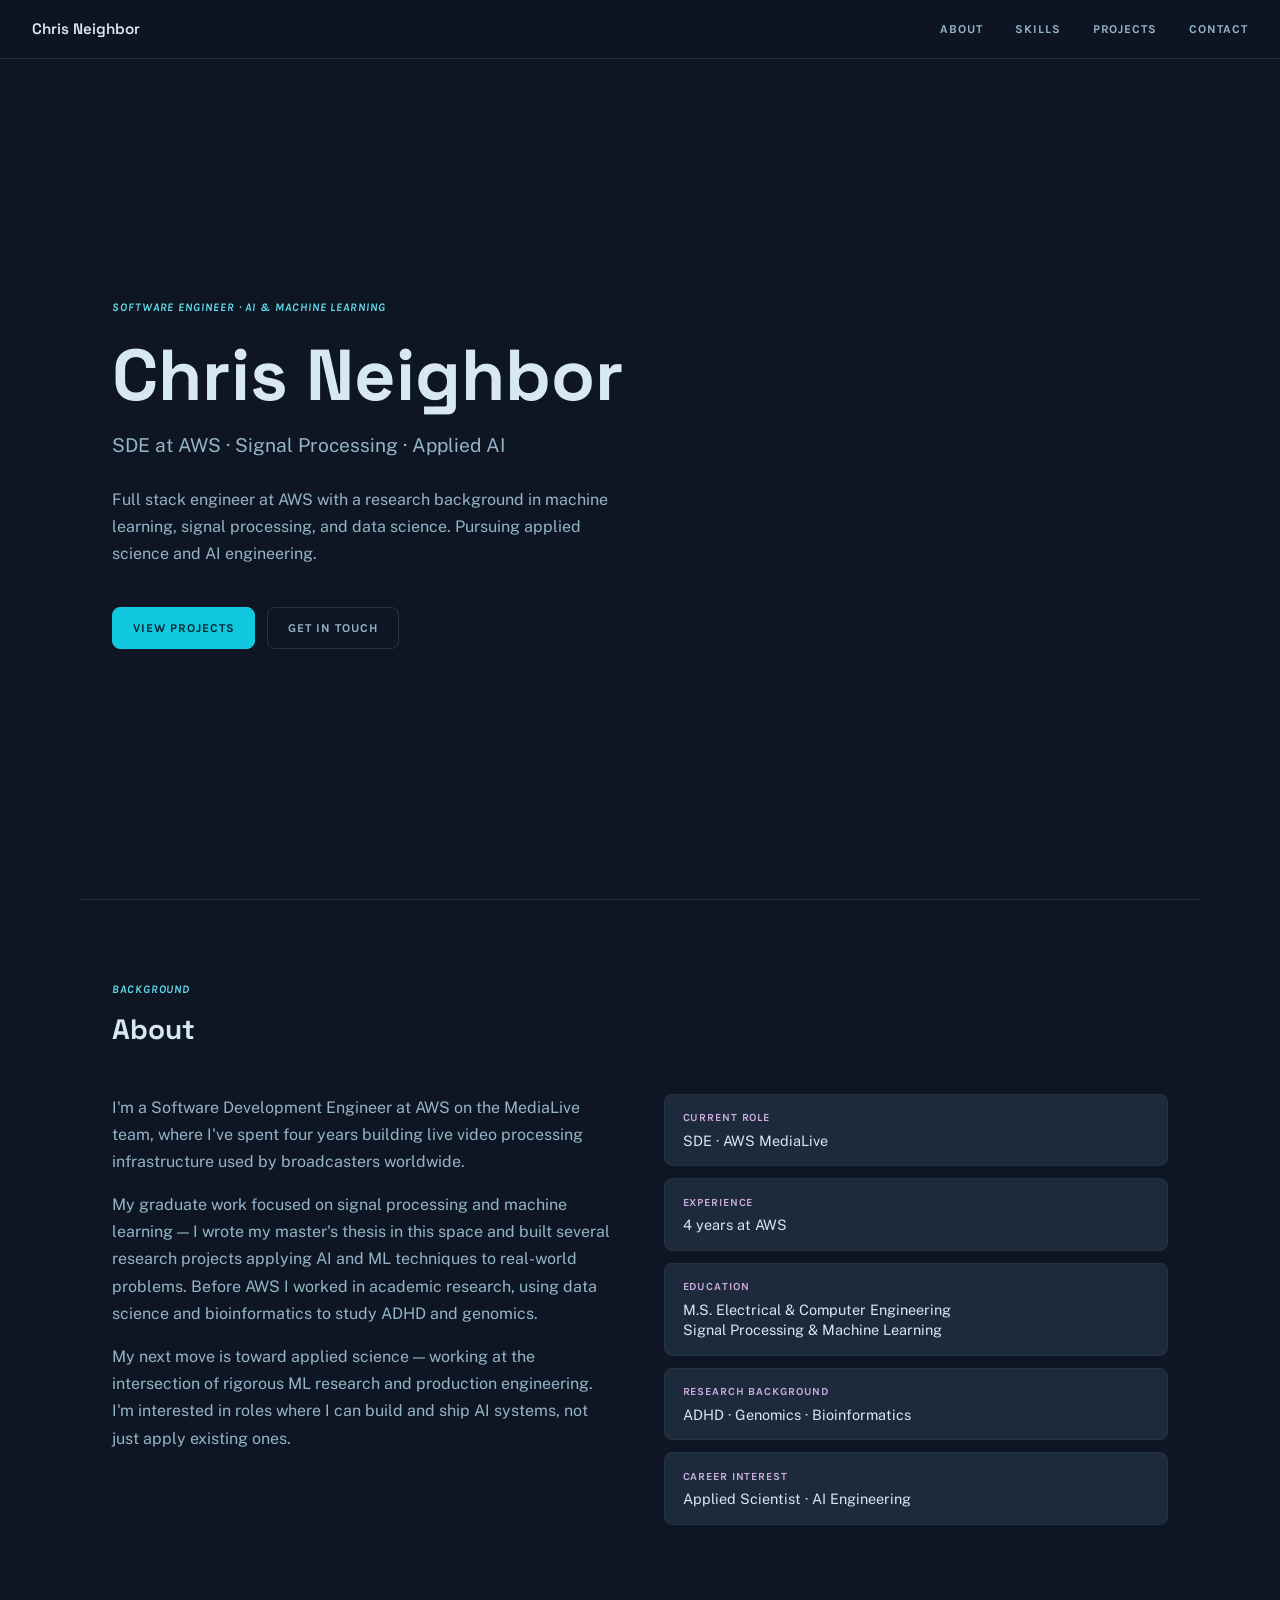
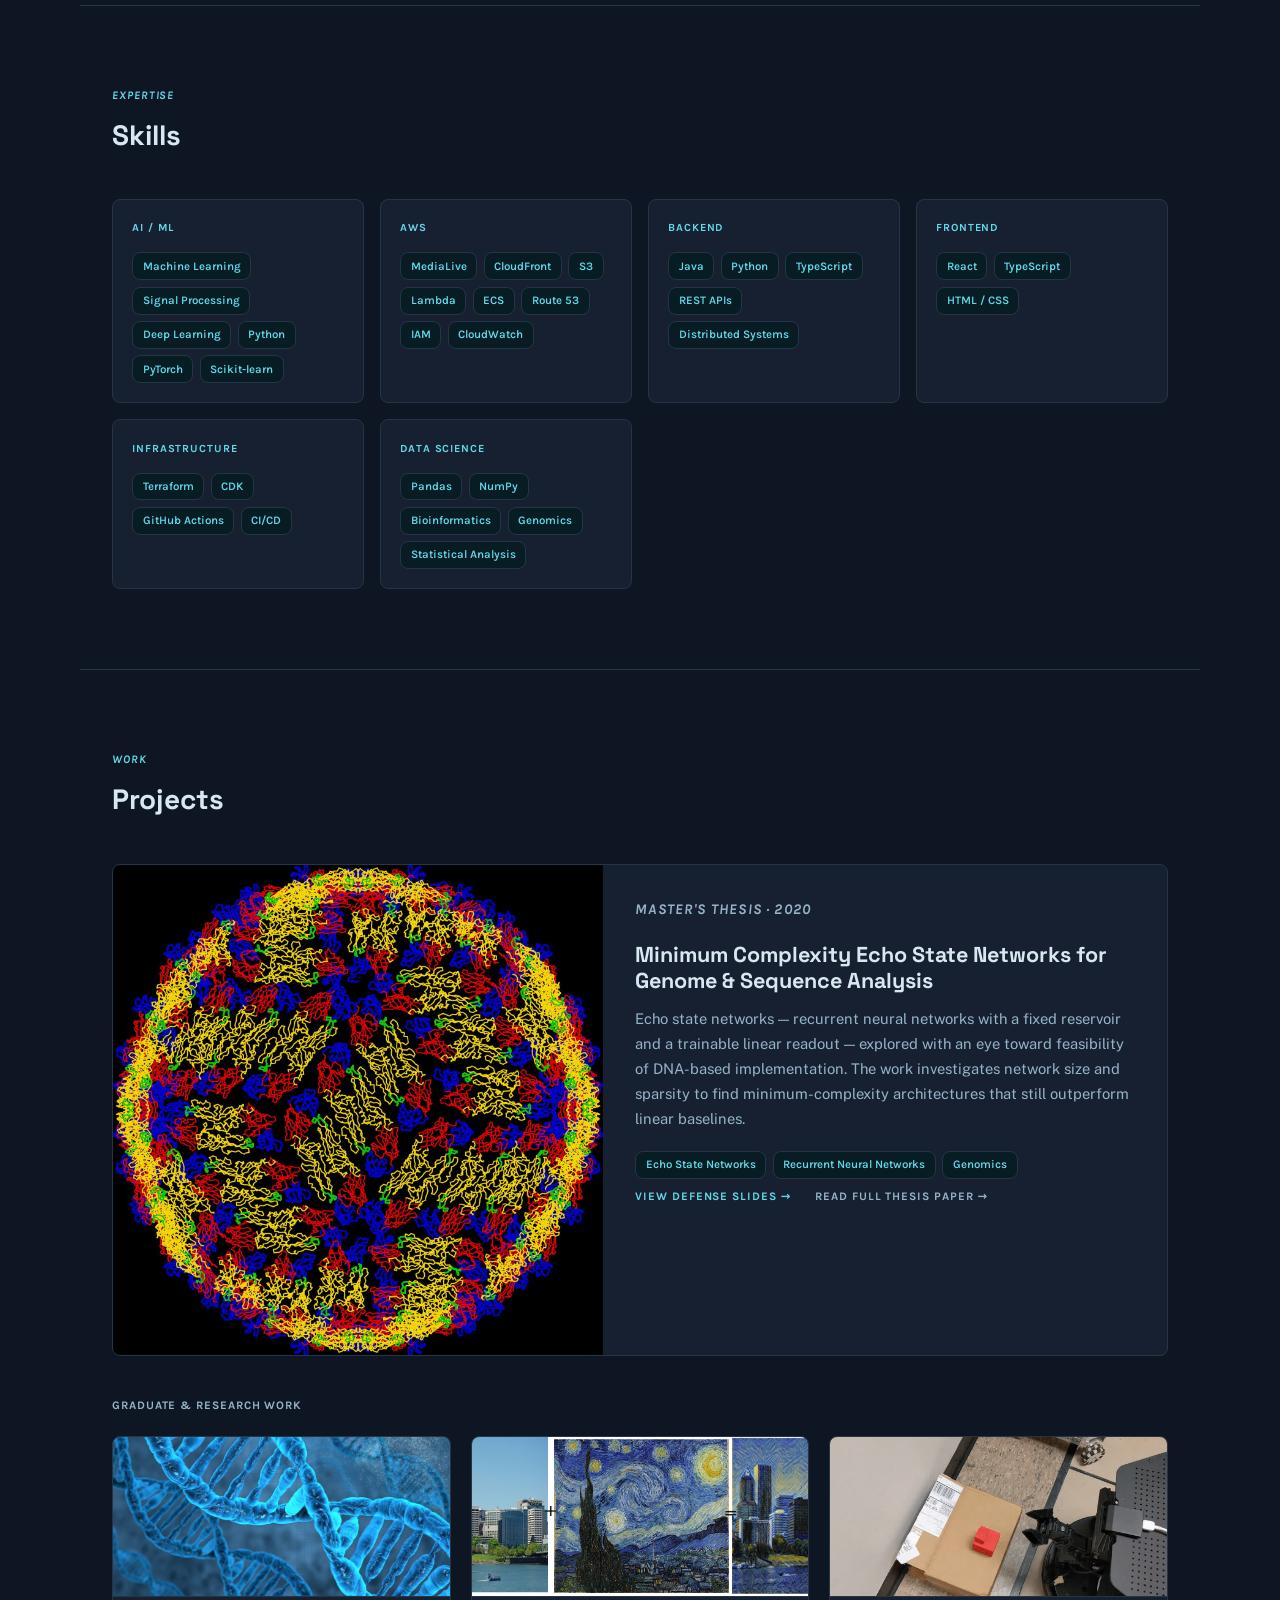
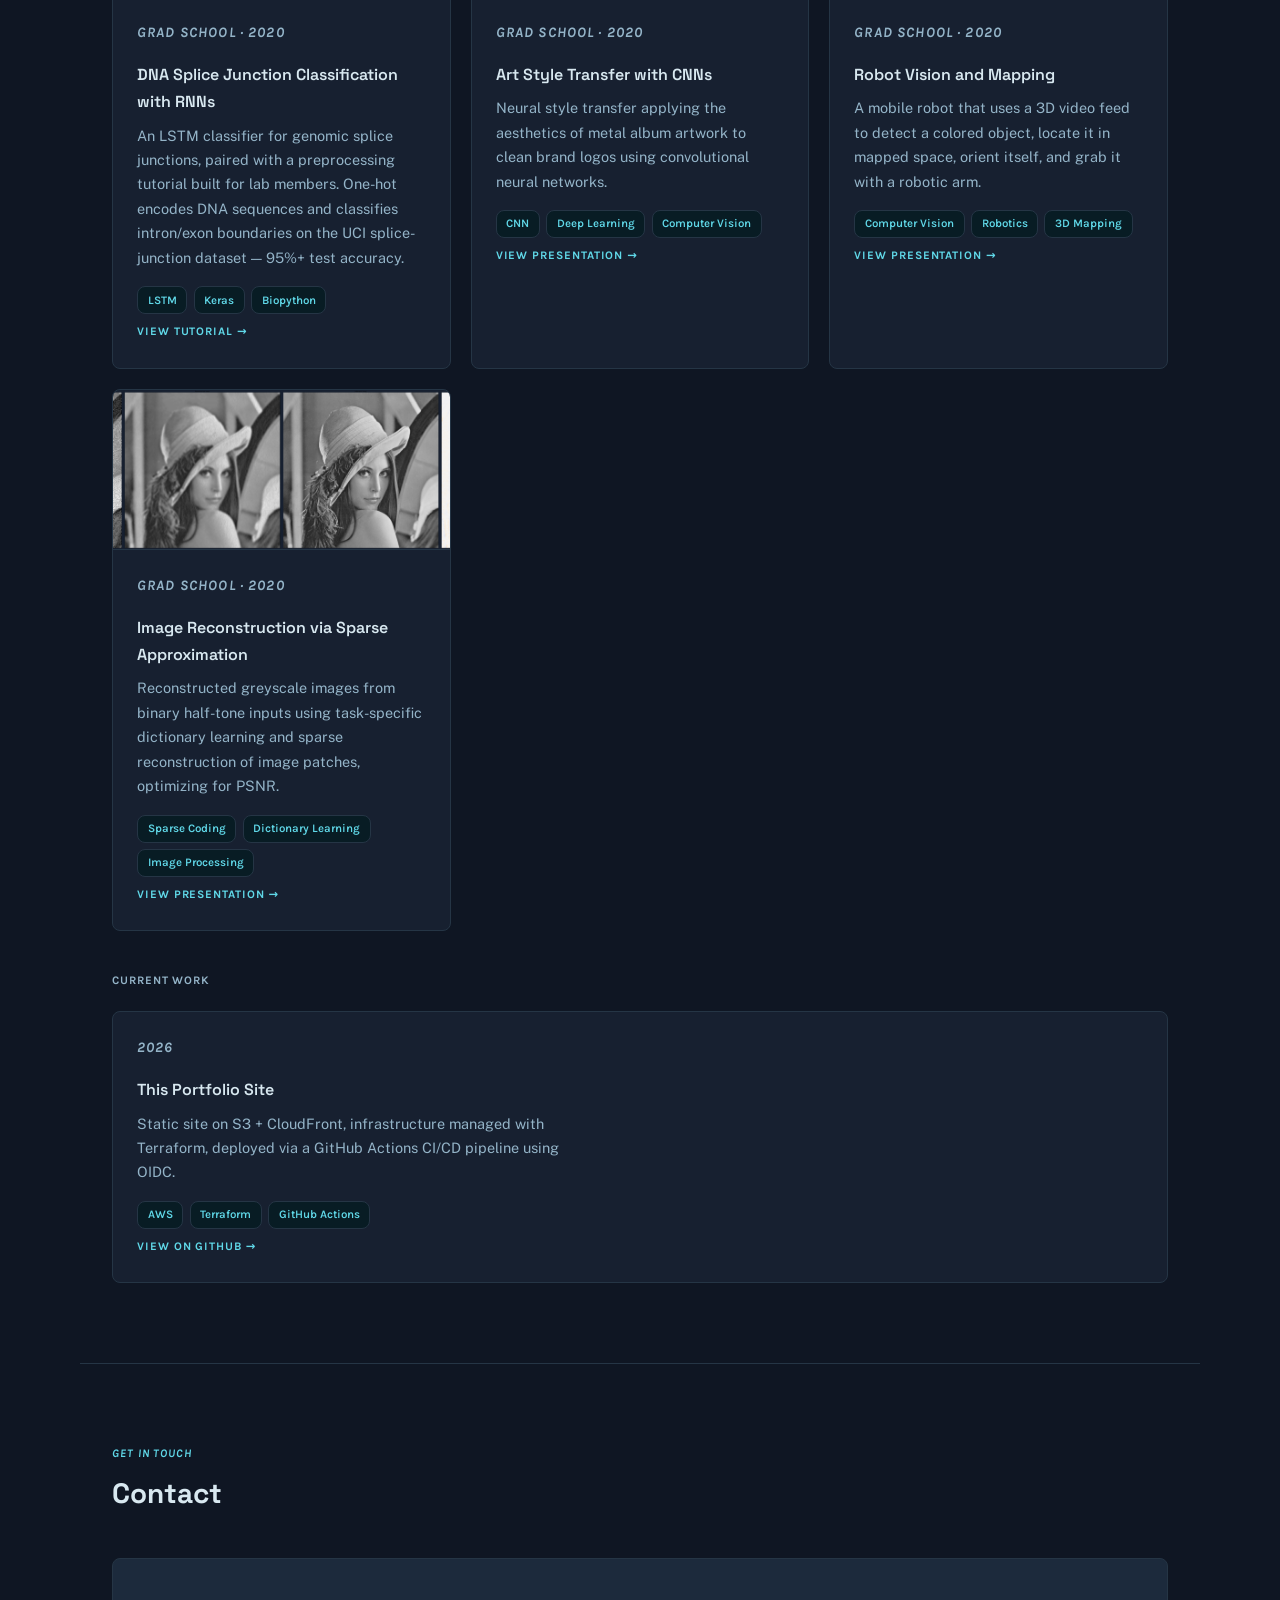
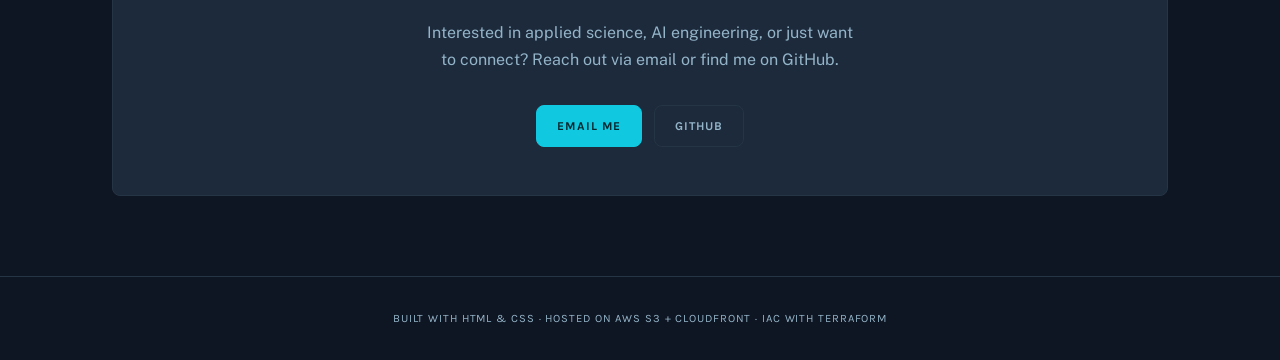
<file: src/index.html>
<!DOCTYPE html>
<html lang="en">
<head>
  <meta charset="UTF-8" />
  <meta name="viewport" content="width=device-width, initial-scale=1.0" />
  <title>Chris Neighbor — Software Engineer & AI/ML</title>
  <meta name="description" content="Software Development Engineer at AWS with a background in AI, machine learning, signal processing, and full stack development." />
  <link href="https://fonts.googleapis.com/css2?family=Space+Grotesk:wght@500;600;700&family=Public+Sans:ital,wght@0,400;0,500;0,600;1,400&family=Karla:ital,wght@0,600;0,700;1,700&display=swap" rel="stylesheet">
  <link rel="stylesheet" href="styles.css" />
</head>
<body>

  <nav>
    <span class="nav-name">Chris Neighbor</span>
    <div class="nav-links">
      <a href="#about">About</a>
      <a href="#skills">Skills</a>
      <a href="#projects">Projects</a>
      <a href="#contact">Contact</a>
    </div>
  </nav>

  <!-- Hero -->
  <section id="hero">
    <p class="hero-label">Software Engineer · AI & Machine Learning</p>
    <h1 class="hero-name">Chris Neighbor</h1>
    <p class="hero-title">SDE at AWS · Signal Processing · Applied AI</p>
    <p class="hero-desc">
      Full stack engineer at AWS with a research background in machine learning,
      signal processing, and data science. Pursuing applied science and AI engineering.
    </p>
    <div class="hero-cta">
      <a href="#projects" class="btn btn-primary">View Projects</a>
      <a href="#contact" class="btn btn-secondary">Get in Touch</a>
    </div>
  </section>

  <!-- About -->
  <section id="about">
    <p class="section-eyebrow">Background</p>
    <h2 class="section-heading">About</h2>
    <div class="about-grid">
      <div class="about-text">
        <p>
          I'm a Software Development Engineer at AWS on the MediaLive team, where I've
          spent four years building live video processing infrastructure used by
          broadcasters worldwide.
        </p>
        <p>
          My graduate work focused on signal processing and machine learning — I wrote
          my master's thesis in this space and built several research projects applying
          AI and ML techniques to real-world problems. Before AWS I worked in academic
          research, using data science and bioinformatics to study ADHD and genomics.
        </p>
        <p>
          My next move is toward applied science — working at the intersection of
          rigorous ML research and production engineering. I'm interested in roles
          where I can build and ship AI systems, not just apply existing ones.
        </p>
      </div>
      <div class="about-details">
        <div class="detail-card">
          <div class="label">Current Role</div>
          <div class="value">SDE · AWS MediaLive</div>
        </div>
        <div class="detail-card">
          <div class="label">Experience</div>
          <div class="value">4 years at AWS</div>
        </div>
        <div class="detail-card">
          <div class="label">Education</div>
          <div class="value">M.S. Electrical &amp; Computer Engineering<br>Signal Processing &amp; Machine Learning</div>
        </div>
        <div class="detail-card">
          <div class="label">Research Background</div>
          <div class="value">ADHD · Genomics · Bioinformatics</div>
        </div>
        <div class="detail-card">
          <div class="label">Career Interest</div>
          <div class="value">Applied Scientist · AI Engineering</div>
        </div>
      </div>
    </div>
  </section>

  <!-- Skills -->
  <section id="skills">
    <p class="section-eyebrow">Expertise</p>
    <h2 class="section-heading">Skills</h2>
    <div class="skills-grid">
      <div class="skill-group">
        <h3>AI / ML</h3>
        <div class="skill-tags">
          <span class="tag">Machine Learning</span>
          <span class="tag">Signal Processing</span>
          <span class="tag">Deep Learning</span>
          <span class="tag">Python</span>
          <span class="tag">PyTorch</span>
          <span class="tag">Scikit-learn</span>
        </div>
      </div>
      <div class="skill-group">
        <h3>AWS</h3>
        <div class="skill-tags">
          <span class="tag">MediaLive</span>
          <span class="tag">CloudFront</span>
          <span class="tag">S3</span>
          <span class="tag">Lambda</span>
          <span class="tag">ECS</span>
          <span class="tag">Route 53</span>
          <span class="tag">IAM</span>
          <span class="tag">CloudWatch</span>
        </div>
      </div>
      <div class="skill-group">
        <h3>Backend</h3>
        <div class="skill-tags">
          <span class="tag">Java</span>
          <span class="tag">Python</span>
          <span class="tag">TypeScript</span>
          <span class="tag">REST APIs</span>
          <span class="tag">Distributed Systems</span>
        </div>
      </div>
      <div class="skill-group">
        <h3>Frontend</h3>
        <div class="skill-tags">
          <span class="tag">React</span>
          <span class="tag">TypeScript</span>
          <span class="tag">HTML / CSS</span>
        </div>
      </div>
      <div class="skill-group">
        <h3>Infrastructure</h3>
        <div class="skill-tags">
          <span class="tag">Terraform</span>
          <span class="tag">CDK</span>
          <span class="tag">GitHub Actions</span>
          <span class="tag">CI/CD</span>
        </div>
      </div>
      <div class="skill-group">
        <h3>Data Science</h3>
        <div class="skill-tags">
          <span class="tag">Pandas</span>
          <span class="tag">NumPy</span>
          <span class="tag">Bioinformatics</span>
          <span class="tag">Genomics</span>
          <span class="tag">Statistical Analysis</span>
        </div>
      </div>
    </div>
  </section>

  <!-- Projects -->
  <section id="projects">
    <p class="section-eyebrow">Work</p>
    <h2 class="section-heading">Projects</h2>

    <!-- Featured: Master's Thesis -->
    <article class="project-featured">
      <div class="project-featured-media">
        <img src="assets/images/DengueVirus.jpg" alt="Virus genome visualization from thesis research" loading="lazy" />
      </div>
      <div class="project-featured-body">
        <p class="project-year">Master's Thesis · 2020</p>
        <h3>Minimum Complexity Echo State Networks for Genome &amp; Sequence Analysis</h3>
        <p>
          Echo state networks — recurrent neural networks with a fixed reservoir and a
          trainable linear readout — explored with an eye toward feasibility of DNA-based
          implementation. The work investigates network size and sparsity to find
          minimum-complexity architectures that still outperform linear baselines.
        </p>
        <div class="skill-tags">
          <span class="tag">Echo State Networks</span>
          <span class="tag">Recurrent Neural Networks</span>
          <span class="tag">Genomics</span>
        </div>
        <div class="project-links">
          <a href="assets/pdf/Chris_MastersThesisSlides_FinalVersion.pdf" class="project-link" target="_blank" rel="noopener">
            View Defense Slides →
          </a>
          <a href="https://pdxscholar.library.pdx.edu/open_access_etds/5502/" class="project-link project-link--secondary" target="_blank" rel="noopener">
            Read Full Thesis Paper →
          </a>
        </div>
      </div>
    </article>

    <p class="projects-subhead">Graduate &amp; Research Work</p>
    <div class="projects-grid">

      <div class="project-card">
        <div class="project-card-media">
          <img src="assets/images/DNA.jpg" alt="DNA sequence visualization" loading="lazy" />
        </div>
        <div class="project-card-body">
          <p class="project-year">Grad School · 2020</p>
          <h3>DNA Splice Junction Classification with RNNs</h3>
          <p>
            An LSTM classifier for genomic splice junctions, paired with a preprocessing
            tutorial built for lab members. One-hot encodes DNA sequences and classifies
            intron/exon boundaries on the UCI splice-junction dataset — 95%+ test accuracy.
          </p>
          <div class="skill-tags">
            <span class="tag">LSTM</span>
            <span class="tag">Keras</span>
            <span class="tag">Biopython</span>
          </div>
          <a href="assets/notebooks/UCI_splice_tutorial_h.html" class="project-link" target="_blank" rel="noopener">
            View Tutorial →
          </a>
        </div>
      </div>

      <div class="project-card">
        <div class="project-card-media">
          <img src="assets/images/PtoStarry.png" alt="Neural style transfer result" loading="lazy" />
        </div>
        <div class="project-card-body">
          <p class="project-year">Grad School · 2020</p>
          <h3>Art Style Transfer with CNNs</h3>
          <p>
            Neural style transfer applying the aesthetics of metal album artwork to clean
            brand logos using convolutional neural networks.
          </p>
          <div class="skill-tags">
            <span class="tag">CNN</span>
            <span class="tag">Deep Learning</span>
            <span class="tag">Computer Vision</span>
          </div>
          <a href="assets/pdf/StyleTransfer_FinalPresentation.pdf" class="project-link" target="_blank" rel="noopener">
            View Presentation →
          </a>
        </div>
      </div>

      <div class="project-card">
        <div class="project-card-media">
          <video src="assets/video/robot_grab_cube.mp4" poster="assets/video/robot_grab_cube_poster.jpg"
                 autoplay loop muted playsinline></video>
        </div>
        <div class="project-card-body">
          <p class="project-year">Grad School · 2020</p>
          <h3>Robot Vision and Mapping</h3>
          <p>
            A mobile robot that uses a 3D video feed to detect a colored object, locate it
            in mapped space, orient itself, and grab it with a robotic arm.
          </p>
          <div class="skill-tags">
            <span class="tag">Computer Vision</span>
            <span class="tag">Robotics</span>
            <span class="tag">3D Mapping</span>
          </div>
          <a href="assets/pdf/RoboticsPresentation.pdf" class="project-link" target="_blank" rel="noopener">
            View Presentation →
          </a>
        </div>
      </div>

      <div class="project-card">
        <div class="project-card-media">
          <img src="assets/images/lena_best.png" alt="Reconstructed image from sparse approximation" loading="lazy" />
        </div>
        <div class="project-card-body">
          <p class="project-year">Grad School · 2020</p>
          <h3>Image Reconstruction via Sparse Approximation</h3>
          <p>
            Reconstructed greyscale images from binary half-tone inputs using task-specific
            dictionary learning and sparse reconstruction of image patches, optimizing for PSNR.
          </p>
          <div class="skill-tags">
            <span class="tag">Sparse Coding</span>
            <span class="tag">Dictionary Learning</span>
            <span class="tag">Image Processing</span>
          </div>
          <a href="assets/pdf/sparse_image_reconstruction_project.pdf" class="project-link" target="_blank" rel="noopener">
            View Presentation →
          </a>
        </div>
      </div>

    </div>

    <p class="projects-subhead">Current Work</p>
    <div class="projects-grid">
      <div class="project-card">
        <div class="project-card-body">
          <p class="project-year">2026</p>
          <h3>This Portfolio Site</h3>
          <p>
            Static site on S3 + CloudFront, infrastructure managed with Terraform,
            deployed via a GitHub Actions CI/CD pipeline using OIDC.
          </p>
          <div class="skill-tags">
            <span class="tag">AWS</span>
            <span class="tag">Terraform</span>
            <span class="tag">GitHub Actions</span>
          </div>
          <a href="https://github.com/Neighborc/PersonalWebsite" class="project-link" target="_blank" rel="noopener">
            View on GitHub →
          </a>
        </div>
      </div>
    </div>
  </section>

  <!-- Contact -->
  <section id="contact">
    <p class="section-eyebrow">Get in Touch</p>
    <h2 class="section-heading">Contact</h2>
    <div class="contact-inner">
      <p>
        Interested in applied science, AI engineering, or just want to connect?
        Reach out via email or find me on GitHub.
      </p>
      <div class="contact-links">
        <a href="mailto:chrisjneighbor@gmail.com" class="btn btn-primary">Email Me</a>
        <a href="https://github.com/Neighborc" class="btn btn-secondary" target="_blank" rel="noopener">GitHub</a>
      </div>
    </div>
  </section>

  <footer>
    <p>Built with HTML &amp; CSS · Hosted on AWS S3 + CloudFront · IaC with Terraform</p>
  </footer>

</body>
</html>
</file>
<file: src/styles.css>
*, *::before, *::after { box-sizing: border-box; margin: 0; padding: 0; }

:root {
  /* Ghost in the Shell — custom palette */
  --bg: #0F1623;
  --surface: #172030;
  --surface-alt: #1C2A3C;
  --text: #D8E8F0;
  --text-muted: #94B4C8;
  --border: #253545;
  --accent: #10C8E0;
  --accent-ink: #042830;
  --accent-label: #60D8E8;
  --accent-soft: #081C24;
  --accent-purple: #7A44A0;
  --accent-purple-soft: #1A0C28;
  --accent-2: #C8AADC;
  --accent-green: #28A040;
  --accent-green-soft: #081A0C;
  --accent-red: #D41828;
  --accent-red-soft: #280608;

  /* Fonts */
  --font-display: "Space Grotesk", system-ui, sans-serif;
  --font-body: "Public Sans", system-ui, sans-serif;
  --font-label: "Karla", system-ui, sans-serif;

  /* Shared tokens */
  --radius: 8px;
  --label-spacing: 0.08em;
  --max-page: 1120px;
}

html { scroll-behavior: smooth; }

body {
  background: var(--bg);
  color: var(--text);
  font-family: var(--font-body);
  font-size: 1rem;
  line-height: 1.7;
}

a { color: var(--accent-label); text-decoration: none; }
a:hover { text-decoration: underline; }

/* ── Nav ── */
nav {
  position: fixed;
  top: 0; left: 0; right: 0;
  z-index: 100;
  display: flex;
  justify-content: space-between;
  align-items: center;
  padding: 1rem 2rem;
  background: rgba(15, 22, 35, 0.92);
  backdrop-filter: blur(10px);
  border-bottom: 1px solid var(--border);
}

.nav-name {
  font-family: var(--font-display);
  font-weight: 600;
  font-size: 0.95rem;
  color: var(--text);
}

.nav-links { display: flex; gap: 2rem; }
.nav-links a {
  font-family: var(--font-label);
  font-size: 0.75rem;
  font-weight: 700;
  letter-spacing: var(--label-spacing);
  text-transform: uppercase;
  color: var(--text-muted);
  transition: color 0.15s;
}
.nav-links a:hover { color: var(--text); text-decoration: none; }

/* ── Sections ── */
section {
  max-width: var(--max-page);
  margin: 0 auto;
  padding: 5rem 2rem;
}

/* ── Hero ── */
#hero {
  min-height: 100vh;
  display: flex;
  flex-direction: column;
  justify-content: center;
  max-width: var(--max-page);
  margin: 0 auto;
  padding: 8rem 2rem 5rem;
  border-bottom: 1px solid var(--border);
}

.hero-label {
  font-family: var(--font-label);
  font-size: 0.72rem;
  font-weight: 700;
  font-style: italic;
  letter-spacing: var(--label-spacing);
  text-transform: uppercase;
  color: var(--accent-label);
  margin-bottom: 1.25rem;
}

.hero-name {
  font-family: var(--font-display);
  font-size: clamp(2.8rem, 6vw, 4.5rem);
  font-weight: 700;
  line-height: 1.05;
  color: var(--text);
  margin-bottom: 1rem;
}

.hero-title {
  font-family: var(--font-body);
  font-size: clamp(1rem, 2vw, 1.2rem);
  color: var(--text-muted);
  margin-bottom: 1.5rem;
}

.hero-desc {
  max-width: 52ch;
  color: var(--text-muted);
  margin-bottom: 2.5rem;
}

.hero-cta { display: flex; gap: 0.75rem; flex-wrap: wrap; }

/* ── Buttons ── */
.btn {
  display: inline-flex;
  align-items: center;
  gap: 0.4rem;
  padding: 0.6rem 1.25rem;
  border-radius: var(--radius);
  font-family: var(--font-label);
  font-size: 0.75rem;
  font-weight: 700;
  letter-spacing: var(--label-spacing);
  text-transform: uppercase;
  transition: all 0.15s;
  border: 1px solid transparent;
  cursor: pointer;
}

.btn-primary {
  background: var(--accent);
  color: var(--accent-ink);
  border-color: var(--accent);
}
.btn-primary:hover { opacity: 0.85; text-decoration: none; }

.btn-secondary {
  background: transparent;
  color: var(--text-muted);
  border-color: var(--border);
}
.btn-secondary:hover { border-color: var(--text-muted); color: var(--text); text-decoration: none; }

/* ── Section headings ── */
.section-eyebrow {
  font-family: var(--font-label);
  font-size: 0.72rem;
  font-weight: 700;
  font-style: italic;
  letter-spacing: var(--label-spacing);
  text-transform: uppercase;
  color: var(--accent-label);
  margin-bottom: 0.4rem;
}

.section-heading {
  font-family: var(--font-display);
  font-size: 1.75rem;
  font-weight: 700;
  color: var(--text);
  margin-bottom: 2.5rem;
}

/* ── About ── */
#about { border-bottom: 1px solid var(--border); }

.about-grid {
  display: grid;
  grid-template-columns: 1fr 1fr;
  gap: 3rem;
  align-items: start;
}

.about-text p {
  color: var(--text-muted);
  margin-bottom: 1rem;
  max-width: 52ch;
}

.about-details { display: flex; flex-direction: column; gap: 0.75rem; }

.detail-card {
  background: var(--surface-alt);
  border: 1px solid var(--border);
  border-radius: var(--radius);
  padding: 0.9rem 1.1rem;
}

.detail-card .label {
  font-family: var(--font-label);
  font-size: 0.68rem;
  font-weight: 700;
  letter-spacing: var(--label-spacing);
  text-transform: uppercase;
  color: var(--accent-2);
  margin-bottom: 0.2rem;
}


.detail-card .value {
  font-size: 0.9rem;
  color: var(--text);
  line-height: 1.4;
}

/* ── Skills ── */
#skills { border-bottom: 1px solid var(--border); }

.skills-grid {
  display: grid;
  grid-template-columns: repeat(auto-fit, minmax(200px, 1fr));
  gap: 1rem;
}

.skill-group {
  background: var(--surface);
  border: 1px solid var(--border);
  border-radius: var(--radius);
  padding: 1.2rem;
}

.skill-group h3 {
  font-family: var(--font-label);
  font-size: 0.68rem;
  font-weight: 700;
  letter-spacing: var(--label-spacing);
  text-transform: uppercase;
  color: var(--accent-label);
  margin-bottom: 0.9rem;
}


.skill-tags { display: flex; flex-wrap: wrap; gap: 0.4rem; }

.tag {
  font-family: var(--font-label);
  font-size: 0.72rem;
  font-weight: 600;
  padding: 0.2rem 0.6rem;
  border-radius: var(--radius);
  background: var(--accent-soft);
  border: 1px solid var(--border);
  color: var(--accent-label);
}

/* ── Projects ── */
#projects { border-bottom: 1px solid var(--border); }

/* Year / context label */
.project-year {
  font-family: var(--font-label);
  font-size: 0.66rem;
  font-weight: 700;
  font-style: italic;
  letter-spacing: var(--label-spacing);
  text-transform: uppercase;
  color: var(--accent-2);
  margin-bottom: 0.5rem;
}

/* Sub-headings within projects */
.projects-subhead {
  font-family: var(--font-label);
  font-size: 0.72rem;
  font-weight: 700;
  letter-spacing: var(--label-spacing);
  text-transform: uppercase;
  color: var(--text-muted);
  margin: 2.5rem 0 1.25rem;
}

/* Featured project (thesis) */
.project-featured {
  position: relative;
  display: grid;
  grid-template-columns: 1fr 1.15fr;
  gap: 0;
  background: var(--surface);
  border: 1px solid var(--border);
  border-radius: var(--radius);
  overflow: hidden;
  transition: border-color 0.15s;
  cursor: pointer;
}
.project-featured:hover { border-color: var(--accent); }

.project-featured-media {
  overflow: hidden;
  min-height: 240px;
}
.project-featured-media img {
  width: 100%;
  height: 100%;
  object-fit: cover;
  display: block;
}

.project-featured-body { padding: 2rem; }
.project-featured-body h3 {
  font-family: var(--font-display);
  font-size: 1.35rem;
  font-weight: 700;
  line-height: 1.2;
  color: var(--text);
  margin-bottom: 0.75rem;
}
.project-featured-body p {
  font-size: 0.92rem;
  color: var(--text-muted);
  margin-bottom: 1.25rem;
}

.projects-grid {
  display: grid;
  grid-template-columns: repeat(auto-fit, minmax(280px, 1fr));
  gap: 1.25rem;
}

.project-card {
  position: relative;
  background: var(--surface);
  border: 1px solid var(--border);
  border-radius: var(--radius);
  overflow: hidden;
  transition: border-color 0.15s;
  display: flex;
  flex-direction: column;
  cursor: pointer;
}
.project-card:hover { border-color: var(--accent); }

.project-card-media {
  height: 160px;
  overflow: hidden;
  border-bottom: 1px solid var(--border);
}
.project-card-media img,
.project-card-media video {
  width: 100%;
  height: 100%;
  object-fit: cover;
  display: block;
  transition: transform 0.3s;
}
.project-card:hover .project-card-media img { transform: scale(1.04); }

.project-card-body { padding: 1.5rem; }

.project-card h3 {
  font-family: var(--font-display);
  font-size: 1rem;
  font-weight: 600;
  color: var(--text);
  margin-bottom: 0.5rem;
}
.project-card p {
  font-size: 0.9rem;
  color: var(--text-muted);
  margin-bottom: 1rem;
  max-width: 48ch;
}

.project-link {
  font-family: var(--font-label);
  font-size: 0.72rem;
  font-weight: 700;
  letter-spacing: var(--label-spacing);
  text-transform: uppercase;
  color: var(--accent-label);
  display: inline-flex;
  align-items: center;
  gap: 0.3rem;
  margin-top: 0.5rem;
}

/* Row of links on the featured card */
.project-links {
  display: flex;
  flex-wrap: wrap;
  gap: 1.5rem;
  align-items: center;
}

/* Whole-card clickable: stretch the primary link across the card */
.project-card .project-link::after,
.project-featured .project-links .project-link:first-child::after {
  content: "";
  position: absolute;
  inset: 0;
  z-index: 1;
}

/* Secondary link sits above the stretch overlay so it stays independently clickable */
.project-link--secondary {
  position: relative;
  z-index: 2;
  color: var(--text-muted);
}
.project-link--secondary:hover { color: var(--accent-label); }

/* ── Contact ── */
.contact-inner {
  background: var(--surface-alt);
  border: 1px solid var(--border);
  border-radius: var(--radius);
  padding: 3rem 2.5rem;
  text-align: center;
}

.contact-inner p {
  color: var(--text-muted);
  max-width: 44ch;
  margin: 0.75rem auto 2rem;
}

.contact-links { display: flex; justify-content: center; gap: 0.75rem; flex-wrap: wrap; }

/* ── Footer ── */
footer {
  text-align: center;
  padding: 2rem;
  color: var(--text-muted);
  font-family: var(--font-label);
  font-size: 0.7rem;
  letter-spacing: var(--label-spacing);
  text-transform: uppercase;
  border-top: 1px solid var(--border);
}

/* ── Responsive ── */
@media (max-width: 680px) {
  .about-grid { grid-template-columns: 1fr; }
  .project-featured { grid-template-columns: 1fr; }
  .project-featured-media { min-height: 200px; }
  nav { padding: 1rem 1.25rem; }
  .nav-links { gap: 1.25rem; }
}
</file>
